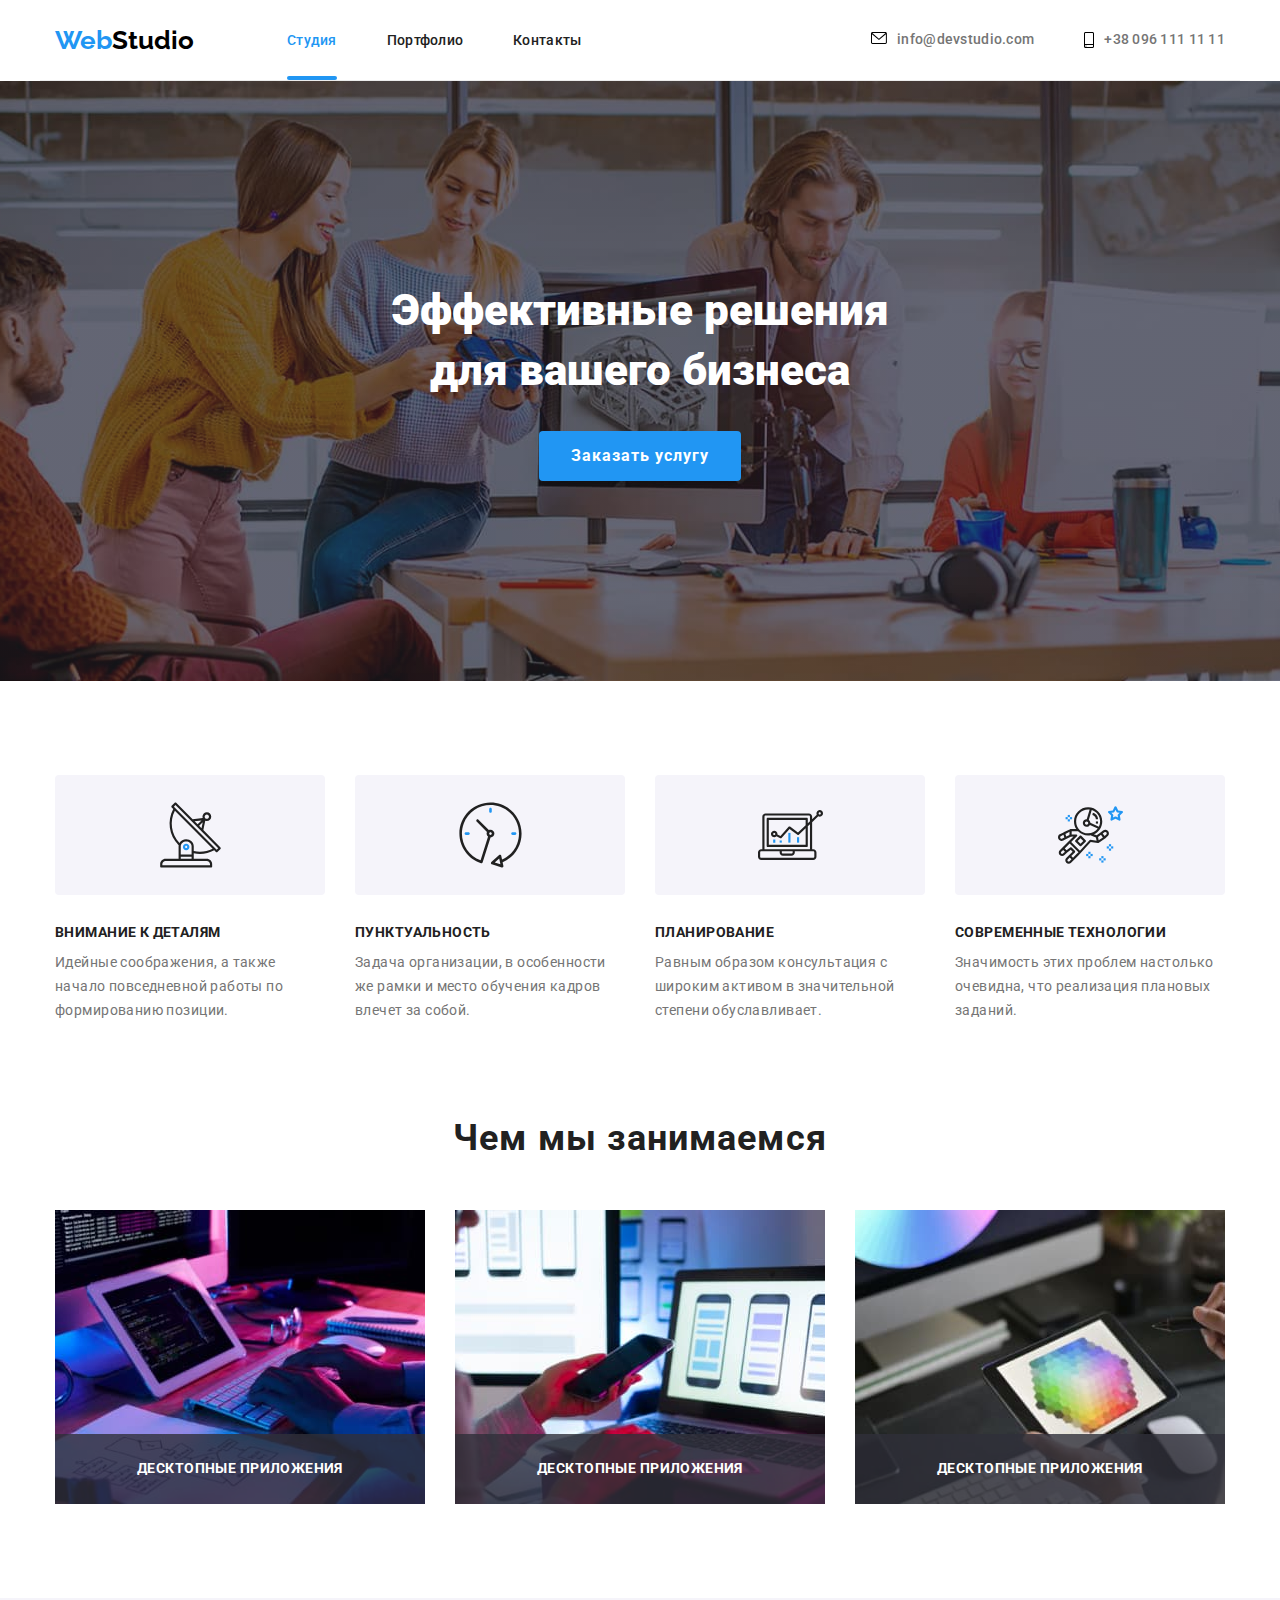
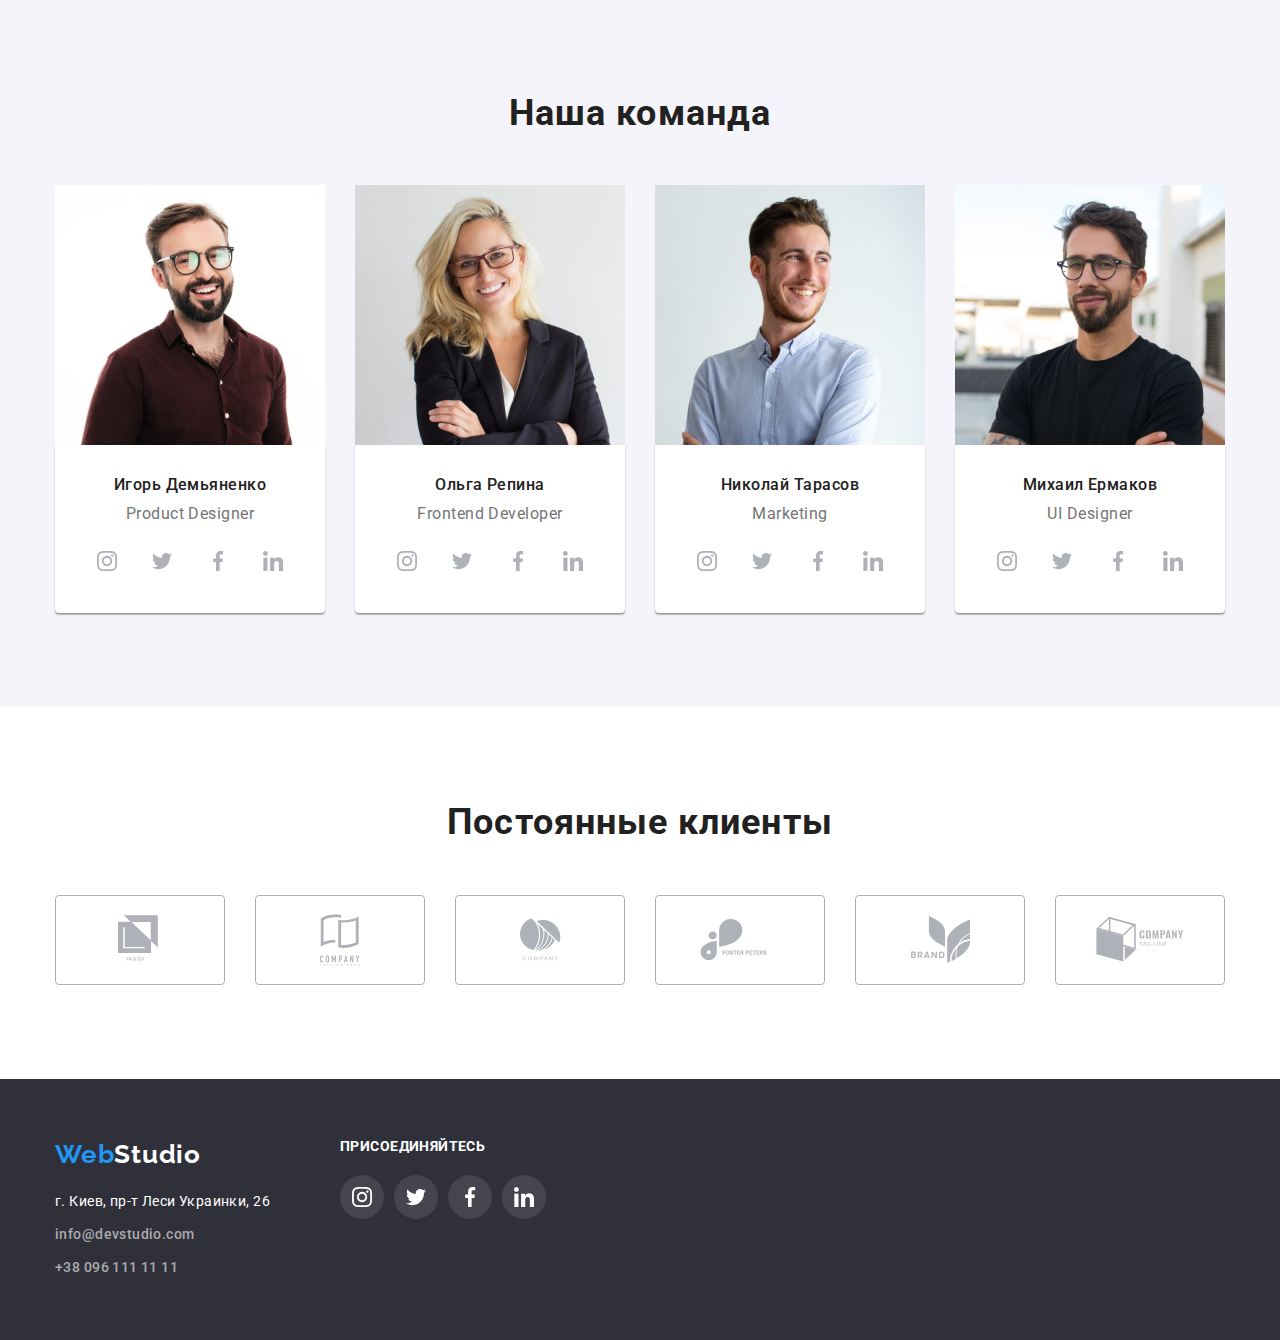
<file: index.html>
<!DOCTYPE html>
<html lang="ru">
  <head>
    <meta charset="UTF-8" />
    <meta http-equiv="X-UA-Compatible" content="IE=edge" />
    <meta name="viewport" content="width=device-width, initial-scale=1.0" />
    <title>WebStudio</title>
    <link rel="stylesheet" href="./modern-normalize.css" />
    <link rel="preconnect" href="https://fonts.gstatic.com" />
    <link rel="preconnect" href="https://fonts.gstatic.com" />
    <link
      href="https://fonts.googleapis.com/css2?family=Raleway:wght@700&family=Roboto:wght@400;500;700;900&display=swap"
      rel="stylesheet"
    />
    <link rel="stylesheet" href="./css/style.css" />
  </head>
  <body>
    <!--Шапка сайта-->
    <!-- /* ====header подчеркивание=== */ -->
    <header class="page-header">
      <div class="container">
        <nav class="header-nav">
          <a href="./index.html" class="logo link">Web<span>Studio</span></a>
          <ul class="site-nav list">
            <li class="site-nav-item active"><a href="./index.html" class="link current"> Студия </a></li>
            <li class="site-nav-item"><a href="./portfolio.html" class="link"> Портфолио </a></li>
            <li class="site-nav-item"><a href="./contacts.html" class="link"> Контакты </a></li>
          </ul>
        </nav>
        <ul class="auth-nav">
          <li class="auth-nav-item">
            <a href="mailto:" class="link current">
              <svg class="icon" width="16" height="12">
                <use href="./imeges/icons.svg#mail"></use>
              </svg>
              info@devstudio.com
            </a>
          </li>
          <li class="auth-nav-item">
            <a href="tel:" class="link">
              <svg class="icon" width="10" height="16">
                <use href="./imeges/icons.svg#tell"></use>
              </svg>
              +38 096 111 11 11
            </a>
          </li>
        </ul>
      </div>
    </header>
    <!-- Основной контейнер -->
    <main>
      <!--Главный заголовок-->
      <section class="hero-section">
        <div class="container">
          <h1 class="hero-title">
            Эффективные решения <br />
            для вашего бизнеса
          </h1>
          <button type="button" class="button primary" data-modal-open>Заказать услугу</button>
        </div>
      </section>
      <!--Описание иконок-->
      <section class="section-work">
        <div class="container">
          <ul class="section-work list">
            <li class="section-work item">
              <div class="section-work-box">
                <svg class="icon" width="65" height="70">
                  <use href="./imeges/icons.svg#antenna"></use>
                </svg>
              </div>
            </li>
            <li class="section-work item">
              <div class="section-work-box">
                <svg class="icon" width="65" height="70">
                  <use href="./imeges/icons.svg#clock"></use>
                </svg>
              </div>
            </li>
            <li class="section-work item">
              <div class="section-work-box">
                <svg class="icon" width="65" height="70">
                  <use href="./imeges/icons.svg#diagram"></use>
                </svg>
              </div>
            </li>
            <li class="section-work item">
              <div class="section-work-box">
                <svg class="icon" width="65" height="70">
                  <use href="./imeges/icons.svg#astronaut"></use>
                </svg>
              </div>
            </li>
          </ul>
          <ul class="section-work list">
            <li class="section-work item">
              <div class="box">
                <h3 class="subtitle">Внимание к деталям</h3>
                <p class="text">Идейные соображения, а также начало повседневной работы по формированию позиции.</p>
              </div>
            </li>
            <li class="section-work item">
              <div class="box">
                <h3 class="subtitle">Пунктуальность</h3>
                <p class="text">Задача организации, в особенности же рамки и место обучения кадров влечет за собой.</p>
              </div>
            </li>
            <li class="section-work item">
              <div class="box">
                <h3 class="subtitle">Планирование</h3>
                <p class="text">Равным образом консультация с широким активом в значительной степени обуславливает.</p>
              </div>
            </li>
            <li class="section-work item">
              <div class="box">
                <h3 class="subtitle">Современные технологии</h3>
                <p class="text">Значимость этих проблем настолько очевидна, что реализация плановых заданий.</p>
              </div>
            </li>
          </ul>
        </div>
      </section>
      <!-- Чем мы занимаемся  -->
      <section class="section-description">
        <div class="container">
          <h2 class="title">Чем мы занимаемся</h2>
          <ul class="description-list">
            <li class="description-list-item">
              <img src="./imeges/photo1.jpg" width="370" height="294" alt="Рабочий стол програмиста" />
              <div class="box-title">
                <p class="box-title-text">Десктопные приложения</p>
              </div>
            </li>
            <li class="description-list-item">
              <img src="./imeges/photo2.jpg" width="370" height="294" alt="Разработчик мобильных приложений" />
              <div class="box-title">
                <p class="box-title-text">Десктопные приложения</p>
              </div>
            </li>
            <li class="description-list-item">
              <img src="./imeges/photo3.jpg" width="370" height="294" alt="Веб-дизайнер с планшетом" />
              <div class="box-title">
                <p class="box-title-text">Десктопные приложения</p>
              </div>
            </li>
          </ul>
        </div>
      </section>
      <!--Наша команда-->
      <section class="section-teem">
        <div class="container">
          <h2 class="title">Наша команда</h2>
          <ul class="teem-list">
            <li class="teem-list-item">
              <img class="img" src="./imeges/igor.jpg" width="270" height="260" alt="Игорь Демьяненко" />
              <div class="teem-list-wrapper">
                <h3 class="subtitle">Игорь Демьяненко</h3>
                <p class="text">Product Designer</p>
                <ul class="list">
                  <li class="item">
                    <a href="https://www.instagram.com/?hl=ru" class="link">
                      <svg class="icon" width="20" height="20">
                        <use href="./imeges/icons.svg#instagram"></use>
                      </svg>
                    </a>
                  </li>
                  <li class="item">
                    <a href="https://twitter.com/?lang=ru" class="link">
                      <svg class="icon" width="20" height="20">
                        <use href="./imeges/icons.svg#twitter"></use>
                      </svg>
                    </a>
                  </li>
                  <li class="item">
                    <a href="https://www.facebook.com/profile.php?id=100006098501438" class="link">
                      <svg class="icon" width="20" height="20">
                        <use href="./imeges/icons.svg#facebook"></use>
                      </svg>
                    </a>
                  </li>
                  <li class="item">
                    <a href="https://www.linkedin.com/learning?trk=homepage-learning_nav-header-logo" class="link">
                      <svg class="icon" width="20" height="20">
                        <use href="./imeges/icons.svg#linkedin"></use>
                      </svg>
                    </a>
                  </li>
                </ul>
              </div>
            </li>
            <li class="teem-list-item">
              <img class="img" src="./imeges/olga.jpg" width="270" height="260" alt="Ольга Репина" />
              <div class="teem-list-wrapper">
                <h3 class="subtitle">Ольга Репина</h3>
                <p class="text">Frontend Developer</p>
                <ul class="list">
                  <li class="item">
                    <a href="" class="link">
                      <svg class="icon" width="20" height="20">
                        <use href="./imeges/icons.svg#instagram"></use>
                      </svg>
                    </a>
                  </li>
                  <li class="item">
                    <a href="" class="link">
                      <svg class="icon" width="20" height="20">
                        <use href="./imeges/icons.svg#twitter"></use>
                      </svg>
                    </a>
                  </li>
                  <li class="item">
                    <a href="" class="link">
                      <svg class="icon" width="20" height="20">
                        <use href="./imeges/icons.svg#facebook"></use>
                      </svg>
                    </a>
                  </li>
                  <li class="item">
                    <a href="" class="link">
                      <svg class="icon" width="20" height="20">
                        <use href="./imeges/icons.svg#linkedin"></use>
                      </svg>
                    </a>
                  </li>
                </ul>
              </div>
            </li>
            <li class="teem-list-item">
              <img class="img" src="./imeges/nickolay.jpg" width="270" height="260" alt="Николай Тарасов" />
              <div class="teem-list-wrapper">
                <h3 class="subtitle">Николай Тарасов</h3>
                <p class="text">Marketing</p>
                <ul class="list">
                  <li class="item">
                    <a href="" class="link">
                      <svg class="icon" width="20" height="20">
                        <use href="./imeges/icons.svg#instagram"></use>
                      </svg>
                    </a>
                  </li>
                  <li class="item">
                    <a href="" class="link">
                      <svg class="icon" width="20" height="20">
                        <use href="./imeges/icons.svg#twitter"></use>
                      </svg>
                    </a>
                  </li>
                  <li class="item">
                    <a href="" class="link">
                      <svg class="icon" width="20" height="20">
                        <use href="./imeges/icons.svg#facebook"></use>
                      </svg>
                    </a>
                  </li>
                  <li class="item">
                    <a href="" class="link">
                      <svg class="icon" width="20" height="20">
                        <use href="./imeges/icons.svg#linkedin"></use>
                      </svg>
                    </a>
                  </li>
                </ul>
              </div>
            </li>
            <li class="teem-list-item">
              <img class="img" src="./imeges/misha.jpg" width="270" height="260" alt="Михаил Ермаков" />
              <div class="teem-list-wrapper">
                <h3 class="subtitle">Михаил Ермаков</h3>
                <p class="text">UI Designer</p>
                <ul class="list">
                  <li class="item">
                    <a href="" class="link">
                      <svg class="icon" width="20" height="20">
                        <use href="./imeges/icons.svg#instagram"></use>
                      </svg>
                    </a>
                  </li>
                  <li class="item">
                    <a href="" class="link">
                      <svg class="icon" width="20" height="20">
                        <use href="./imeges/icons.svg#twitter"></use>
                      </svg>
                    </a>
                  </li>
                  <li class="item">
                    <a href="" class="link">
                      <svg class="icon" width="20" height="20">
                        <use href="./imeges/icons.svg#facebook"></use>
                      </svg>
                    </a>
                  </li>
                  <li class="item">
                    <a href="" class="link">
                      <svg class="icon" width="20" height="20">
                        <use href="./imeges/icons.svg#linkedin"></use>
                      </svg>
                    </a>
                  </li>
                </ul>
              </div>
            </li>
          </ul>
        </div>
      </section>
      <!-- Постоянные клиенты -->
      <section class="section-clients">
        <div class="container">
          <h2 class="title">Постоянные клиенты</h2>
          <ul class="list">
            <li class="item">
              <a href="" class="link">
                <svg class="icon" width="44" height="49">
                  <use href="./imeges/icons.svg#logo1"></use>
                </svg>
              </a>
            </li>
            <li class="item">
              <a href="" class="link">
                <svg class="icon" width="40" height="52">
                  <use href="./imeges/icons.svg#logo2"></use>
                </svg>
              </a>
            </li>
            <li class="item">
              <a href="" class="link">
                <svg class="icon" width="41" height="43">
                  <use href="./imeges/icons.svg#logo3"></use>
                </svg>
              </a>
            </li>
            <li class="item">
              <a href="" class="link">
                <svg class="icon" width="80" height="42">
                  <use href="./imeges/icons.svg#logo4"></use>
                </svg>
              </a>
            </li>
            <li class="item">
              <a href="" class="link">
                <svg class="icon" width="59" height="47">
                  <use href="./imeges/icons.svg#logo5"></use>
                </svg>
              </a>
            </li>
            <li class="item">
              <a href="" class="link">
                <svg class="icon" width="88" height="45">
                  <use href="./imeges/icons.svg#logo6"></use>
                </svg>
              </a>
            </li>
          </ul>
        </div>
      </section>
    </main>
    <!-- Футер -->
    <footer class="page-footer">
      <div class="container">
        <div class="address-box">
          <a href="./index.html" class="logo link">Web<span>Studio</span></a>
          <address class="address-footer">г. Киев, пр-т Леси Украинки, 26</address>
          <ul class="auth-nav-footer list">
            <li class="auth-nav item"><a href="mailto:" class="link"> info@devstudio.com </a></li>
            <li class="auth-nav item"><a href="tel:" class="link"> +38 096 111 11 11 </a></li>
          </ul>
        </div>
        <div class="link-box">
          <p class="text">присоединяйтесь</p>
          <ul class="list">
            <li class="item">
              <a href="" class="link">
                <svg class="icon" width="20" height="20">
                  <use href="./imeges/icons.svg#instagram"></use>
                </svg>
              </a>
            </li>
            <li class="item">
              <a href="" class="link">
                <svg class="icon" width="20" height="20">
                  <use href="./imeges/icons.svg#twitter"></use>
                </svg>
              </a>
            </li>
            <li class="item">
              <a href="" class="link">
                <svg class="icon" width="20" height="20">
                  <use href="./imeges/icons.svg#facebook"></use>
                </svg>
              </a>
            </li>
            <li class="item">
              <a href="" class="link">
                <svg class="icon" width="20" height="20">
                  <use href="./imeges/icons.svg#linkedin"></use>
                </svg>
              </a>
            </li>
          </ul>
        </div>
      </div>
    </footer>
    <!-- =======АНИМАЦИЯ КНОПКИ===== -->
    <div class="backdrop is-hidden" data-modal>
      <div class="modal">
        <button type="buttton" class="modal-close-btn" data-modal-close>
          <svg class="icon" width="18" height="18">
            <use href="./svg/sprite.svg#icon-close-black-18dp-2-1"></use>
          </svg>
        </button>
      </div>
    </div>
    <script src="./js/modal.js"></script>
  </body>
</html>
</file>
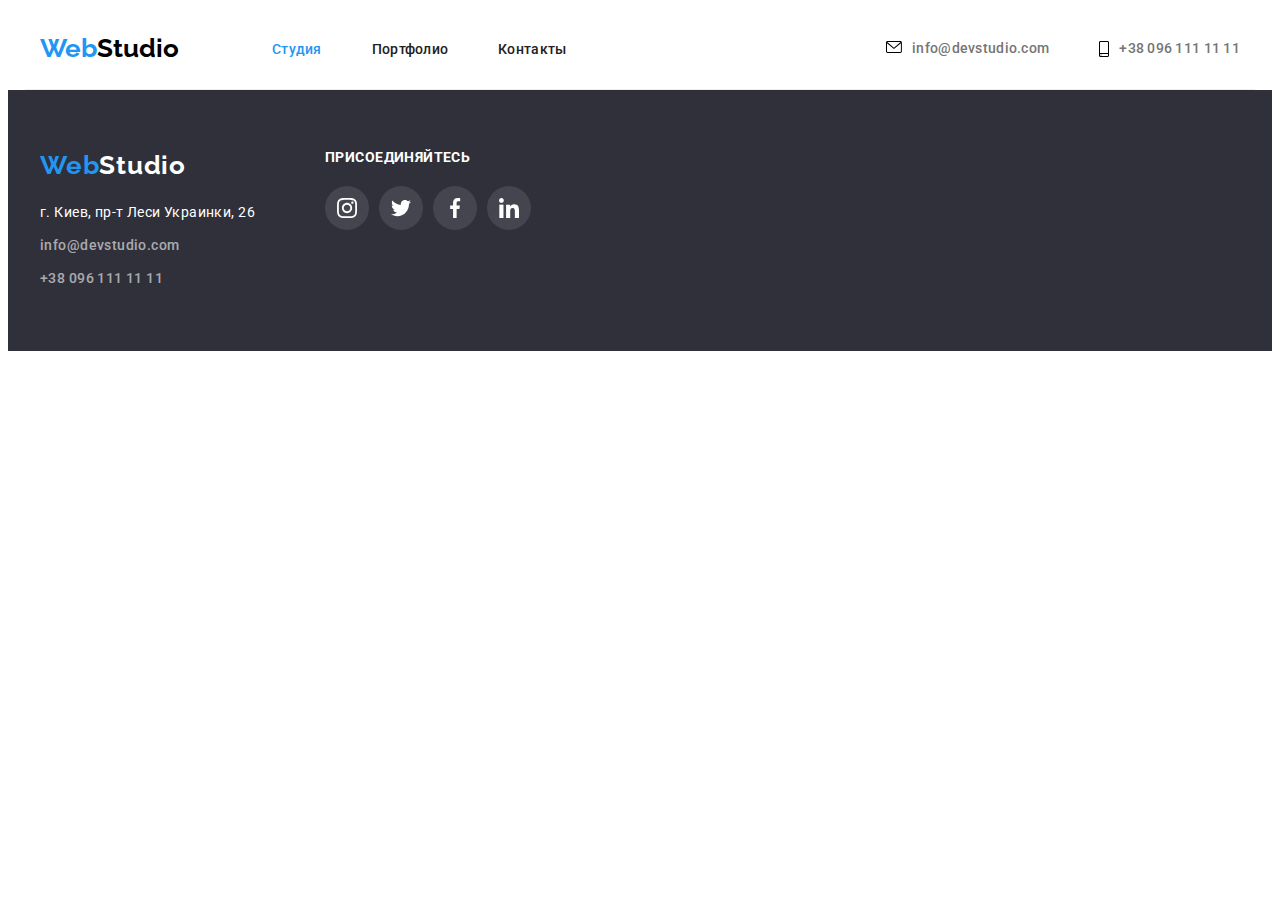
<file: contacts.html>
<!DOCTYPE html>
<html lang="ru">
  <head>
    <meta charset="UTF-8" />
    <meta http-equiv="X-UA-Compatible" content="IE=edge" />
    <meta name="viewport" content="width=device-width, initial-scale=1.0" />
    <title>WebStudio</title>
    <link
      rel="stylesheet"
      href="https://cdnjs.cloudflare.com/ajax/libs/modern-normalize/1.0.0/modern-normalize.min.css"
      integrity="sha512-ISS7cAi1PEhQ8jnbJpJZMd29NlhNj4AWYyLOSp2CE/CsHxTCu+r+t0D2yoJudVrd0/8fTVPUVDzY5Tvli75u/g=="
      crossorigin="anonymous"
    />
    <link rel="preconnect" href="https://fonts.gstatic.com" />
    <link rel="preconnect" href="https://fonts.gstatic.com" />
    <link
      href="https://fonts.googleapis.com/css2?family=Raleway:wght@700&family=Roboto:wght@400;500;700;900&display=swap"
      rel="stylesheet"
    />
    <link rel="stylesheet" href="./css/style.css" />
  </head>
  <body>
    <!--Шапка сайта-->
    <header class="page-header">
      <div class="container">
        <nav class="header-nav">
          <a href="./index.html" class="logo link">Web<span>Studio</span></a>
          <ul class="site-nav list">
            <li class="site-nav-item"><a href="./index.html" class="link current"> Студия </a></li>
            <li class="site-nav-item"><a href="./portfolio.html" class="link"> Портфолио </a></li>
            <li class="site-nav-item"><a href="./contacts.html" class="link"> Контакты </a></li>
          </ul>
        </nav>
        <ul class="auth-nav">
          <li class="auth-nav-item">
            <a href="mailto:" class="link current">
              <svg class="icon" width="16" height="12">
                <use href="./imeges/icons.svg#mail"></use>
              </svg>
              info@devstudio.com
            </a>
          </li>
          <li class="auth-nav-item">
            <a href="tel:" class="link">
              <svg class="icon" width="10" height="16">
                <use href="./imeges/icons.svg#tell"></use>
              </svg>
              +38 096 111 11 11
            </a>
          </li>
        </ul>
      </div>
    </header>
    <footer class="page-footer">
      <div class="container">
        <div class="address-box">
          <a href="./index.html" class="logo link">Web<span>Studio</span></a>
          <address class="address-footer">г. Киев, пр-т Леси Украинки, 26</address>
          <ul class="auth-nav-footer list">
            <li class="auth-nav item"><a href="mailto:" class="link"> info@devstudio.com </a></li>
            <li class="auth-nav item"><a href="tel:" class="link"> +38 096 111 11 11 </a></li>
          </ul>
        </div>
        <div class="link-box">
          <p class="text">присоединяйтесь</p>
          <ul class="list">
            <li class="item">
              <a href="" class="link">
                <svg class="icon" width="20" height="20">
                  <use href="./imeges/icons.svg#instagram"></use>
                </svg>
              </a>
            </li>
            <li class="item">
              <a href="" class="link">
                <svg class="icon" width="20" height="20">
                  <use href="./imeges/icons.svg#twitter"></use>
                </svg>
              </a>
            </li>
            <li class="item">
              <a href="" class="link">
                <svg class="icon" width="20" height="20">
                  <use href="./imeges/icons.svg#facebook"></use>
                </svg>
              </a>
            </li>
            <li class="item">
              <a href="" class="link">
                <svg class="icon" width="20" height="20">
                  <use href="./imeges/icons.svg#linkedin"></use>
                </svg>
              </a>
            </li>
          </ul>
        </div>
      </div>
    </footer>
  </body>
</html>
</file>
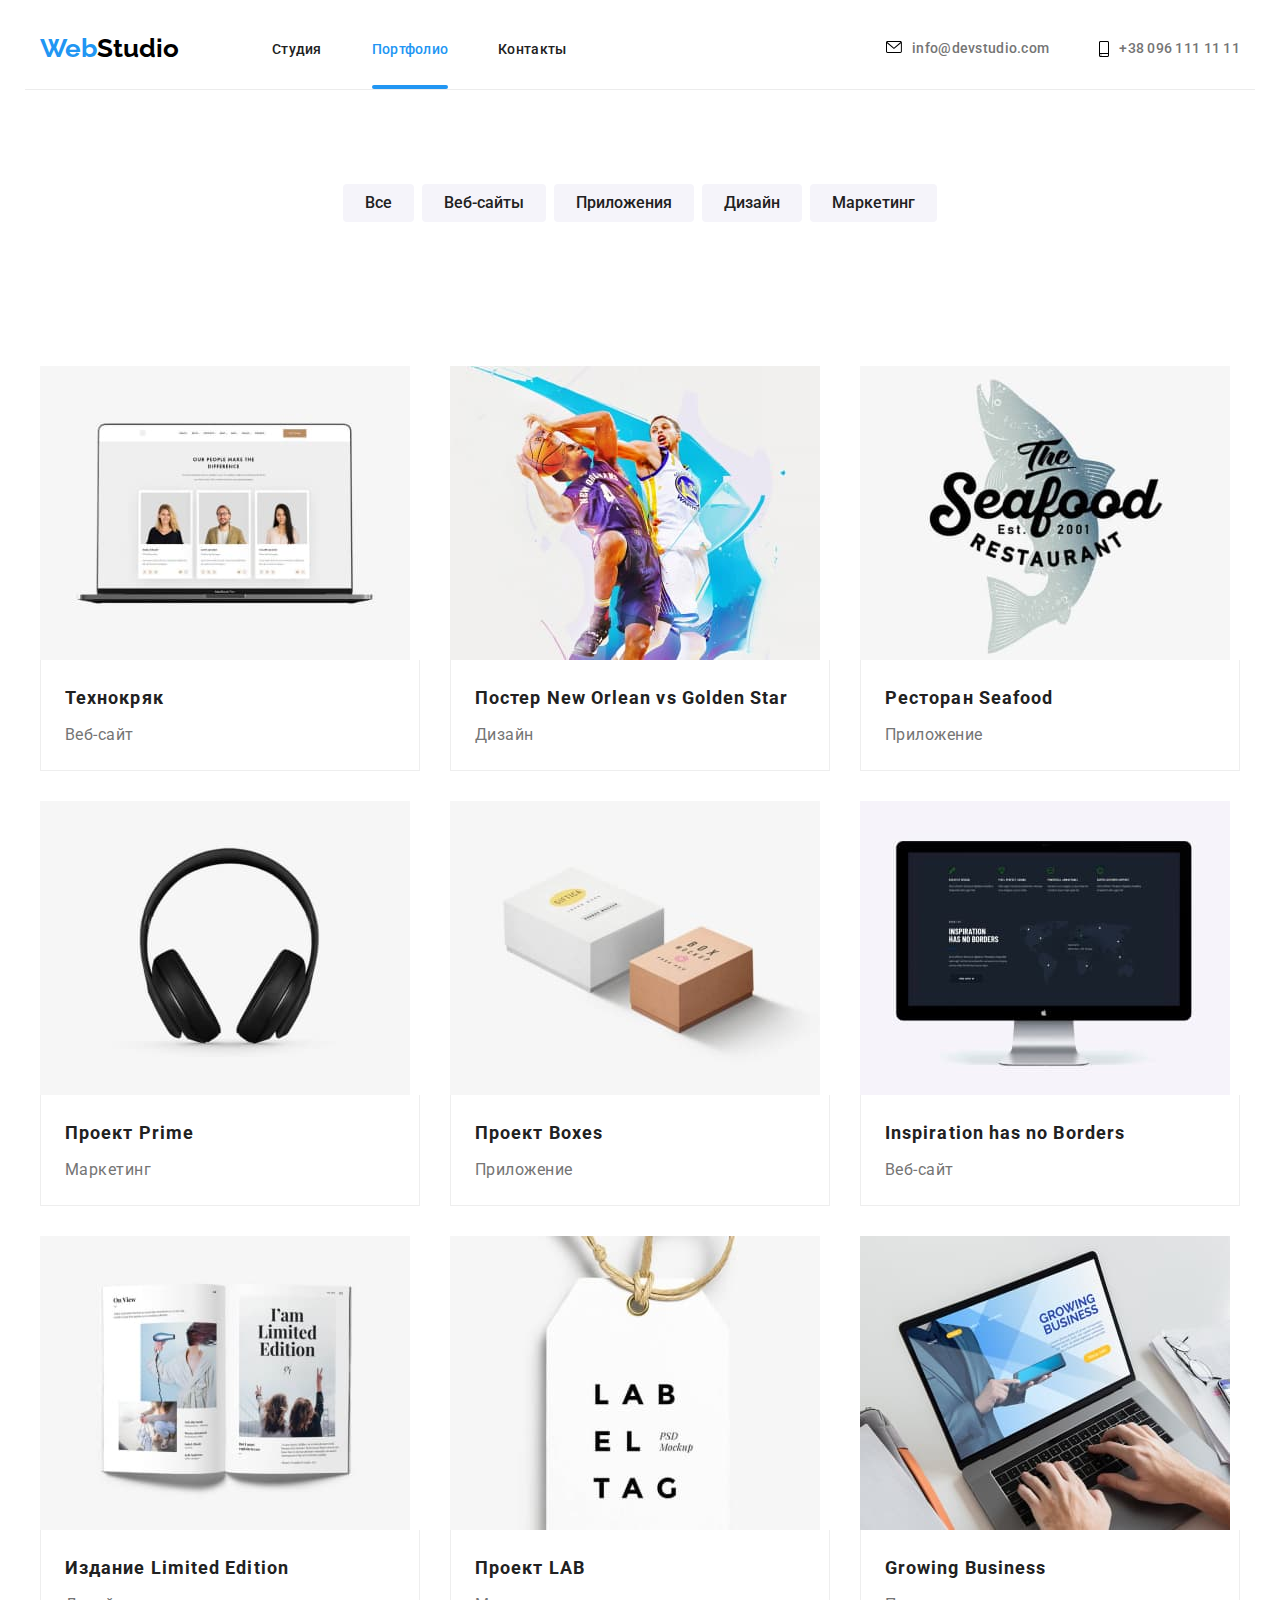
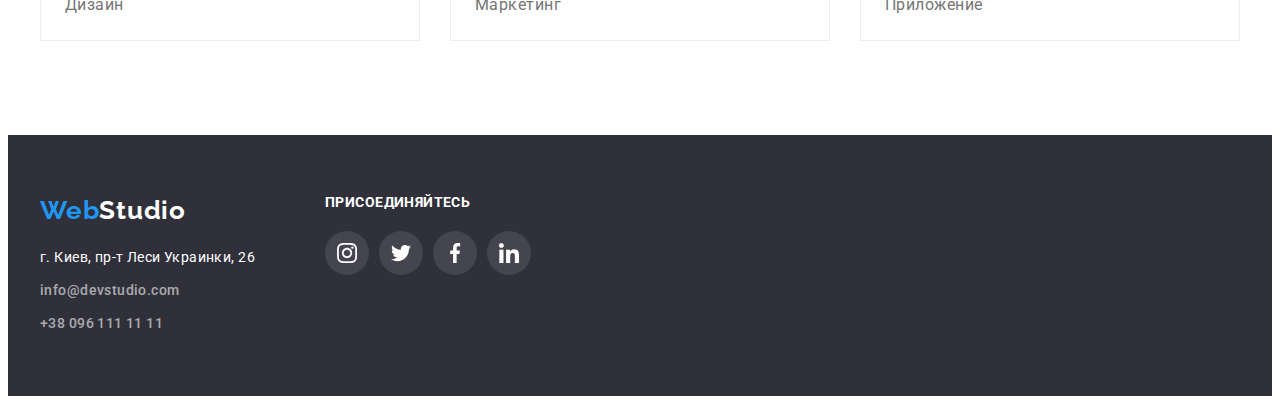
<file: portfolio.html>
<!DOCTYPE html>
<html lang="ru">
  <head>
    <meta charset="UTF-8" />
    <meta http-equiv="X-UA-Compatible" content="IE=edge" />
    <meta name="viewport" content="width=device-width, initial-scale=1.0" />
    <title>WebStudio</title>
    <link
      rel="stylesheet"
      href="https://cdnjs.cloudflare.com/ajax/libs/modern-normalize/1.0.0/modern-normalize.min.css"
      integrity="sha512-ISS7cAi1PEhQ8jnbJpJZMd29NlhNj4AWYyLOSp2CE/CsHxTCu+r+t0D2yoJudVrd0/8fTVPUVDzY5Tvli75u/g=="
      crossorigin="anonymous"
    />
    <link rel="preconnect" href="https://fonts.gstatic.com" />
    <link rel="preconnect" href="https://fonts.gstatic.com" />
    <link
      href="https://fonts.googleapis.com/css2?family=Raleway:wght@700&family=Roboto:wght@400;500;700;900&display=swap"
      rel="stylesheet"
    />
    <link rel="stylesheet" href="./css/style.css" />
  </head>
  <body>
    <!--Шапка сайта-->
    <header class="page-header">
      <div class="container">
        <nav class="header-nav">
          <a href="./index.html" class="logo link">Web<span>Studio</span></a>
          <ul class="site-nav list">
            <li class="site-nav-item"><a href="./index.html" class="link"> Студия </a></li>
            <li class="site-nav-item active"><a href="./portfolio.html" class="link current"> Портфолио </a></li>
            <li class="site-nav-item"><a href="./contacts.html" class="link"> Контакты </a></li>
          </ul>
        </nav>
        <ul class="auth-nav">
          <li class="auth-nav-item">
            <a href="mailto:" class="link current">
              <svg class="icon" width="16" height="12">
                <use href="./imeges/icons.svg#mail"></use>
              </svg>
              info@devstudio.com
            </a>
          </li>
          <li class="auth-nav-item">
            <a href="tel:" class="link">
              <svg class="icon" width="10" height="16">
                <use href="./imeges/icons.svg#tell"></use>
              </svg>
              +38 096 111 11 11
            </a>
          </li>
        </ul>
      </div>
    </header>
    <!-- Секция портфолио  -->
    <main class="portfolio">
      <!-- Фильтр портфолио -->
      <section class="portfolio-filter">
        <div class="container">
          <h2 class="visually-hidden">Фильтр портфолио</h2>
          <!-- скрыть h2 на отображении веб-страницы -->
          <ul class="portfolio-filter-list">
            <li class="portfolio-filter-list-item">
              <button type="button" class="button secondary">Все</button>
            </li>
            <li class="portfolio-filter-list-item">
              <button type="button" class="button secondary">Веб-сайты</button>
            </li>
            <li class="portfolio-filter-list-item">
              <button type="button" class="button secondary">Приложения</button>
            </li>
            <li class="portfolio-filter-list-item">
              <button type="button" class="button secondary">Дизайн</button>
            </li>
            <li class="portfolio-filter-list-item">
              <button type="button" class="button secondary">Маркетинг</button>
            </li>
          </ul>
        </div>
      </section>
      <!-- Карточки -->
      <section class="portfolio-work">
        <div class="container">
          <ul class="portfolio-work-list">
            <li class="portfolio-work-list-item">
              <a class="link" href="">
                <div class="wrapper">
                  <img class="img" src="./imeges/portfolio1.jpg" alt="Ноутбук" />
                  <div class="portfolio-work-wrapper">
                    <p class="text-animal">
                      Технокряк это современная площадка распространения коронавируса. Компании используют эту платформу
                      для цифрового шпионажа и атак на защищённые сервера конкурентов.
                    </p>
                  </div>
                </div>
                <div class="line">
                  <h3 class="subtitle">Технокряк</h3>
                  <p class="text">Веб-сайт</p>
                </div>
              </a>
            </li>
            <li class="portfolio-work-list-item">
              <a class="link" href="">
                <div class="wrapper">
                  <img class="img" src="./imeges/portfolio2.jpg" alt="Ноутбук" />
                  <div class="portfolio-work-wrapper">
                    <p class="text-animal">
                      Технокряк это современная площадка распространения коронавируса. Компании используют эту платформу
                      для цифрового шпионажа и атак на защищённые сервера конкурентов.
                    </p>
                  </div>
                </div>
                <div class="line">
                  <h3 class="subtitle">Постер New Orlean vs Golden Star</h3>
                  <p class="text">Дизайн</p>
                </div>
              </a>
            </li>
            <li class="portfolio-work-list-item">
              <a class="link" href="">
                <div class="wrapper">
                  <img class="img" src="./imeges/portfolio3.jpg" alt="Ноутбук" />
                  <div class="portfolio-work-wrapper">
                    <p class="text-animal">
                      Технокряк это современная площадка распространения коронавируса. Компании используют эту платформу
                      для цифрового шпионажа и атак на защищённые сервера конкурентов.
                    </p>
                  </div>
                </div>
                <div class="line">
                  <h3 class="subtitle">Ресторан Seafood</h3>
                  <p class="text">Приложение</p>
                </div>
              </a>
            </li>
            <li class="portfolio-work-list-item">
              <a class="link" href="">
                <div class="wrapper">
                  <img class="img" src="./imeges/portfolio4.jpg" alt="Ноутбук" />
                  <div class="portfolio-work-wrapper">
                    <p class="text-animal">
                      Технокряк это современная площадка распространения коронавируса. Компании используют эту платформу
                      для цифрового шпионажа и атак на защищённые сервера конкурентов.
                    </p>
                  </div>
                </div>
                <div class="line">
                  <h3 class="subtitle">Проект Prime</h3>
                  <p class="text">Маркетинг</p>
                </div>
              </a>
            </li>
            <li class="portfolio-work-list-item">
              <a class="link" href="">
                <div class="wrapper">
                  <img class="img" src="./imeges/portfolio5.jpg" alt="Ноутбук" />
                  <div class="portfolio-work-wrapper">
                    <p class="text-animal">
                      Технокряк это современная площадка распространения коронавируса. Компании используют эту платформу
                      для цифрового шпионажа и атак на защищённые сервера конкурентов.
                    </p>
                  </div>
                </div>
                <div class="line">
                  <h3 class="subtitle">Проект Boxes</h3>
                  <p class="text">Приложение</p>
                </div>
              </a>
            </li>
            <li class="portfolio-work-list-item">
              <a class="link" href="">
                <div class="wrapper">
                  <img class="img" src="./imeges/portfolio6.jpg" alt="Ноутбук" />
                  <div class="portfolio-work-wrapper">
                    <p class="text-animal">
                      Технокряк это современная площадка распространения коронавируса. Компании используют эту платформу
                      для цифрового шпионажа и атак на защищённые сервера конкурентов.
                    </p>
                  </div>
                </div>
                <div class="line">
                  <h3 class="subtitle">Inspiration has no Borders</h3>
                  <p class="text">Веб-сайт</p>
                </div>
              </a>
            </li>
            <li class="portfolio-work-list-item">
              <a class="link" href="">
                <div class="wrapper">
                  <img class="img" src="./imeges/portfolio7.jpg" alt="Ноутбук" />
                  <div class="portfolio-work-wrapper">
                    <p class="text-animal">
                      Технокряк это современная площадка распространения коронавируса. Компании используют эту платформу
                      для цифрового шпионажа и атак на защищённые сервера конкурентов.
                    </p>
                  </div>
                </div>
                <div class="line">
                  <h3 class="subtitle">Издание Limited Edition</h3>
                  <p class="text">Дизайн</p>
                </div>
              </a>
            </li>
            <li class="portfolio-work-list-item">
              <a class="link" href="">
                <div class="wrapper">
                  <img class="img" src="./imeges/portfolio8.jpg" alt="Ноутбук" />
                  <div class="portfolio-work-wrapper">
                    <p class="text-animal">
                      Технокряк это современная площадка распространения коронавируса. Компании используют эту платформу
                      для цифрового шпионажа и атак на защищённые сервера конкурентов.
                    </p>
                  </div>
                </div>
                <div class="line">
                  <h3 class="subtitle">Проект LAB</h3>
                  <p class="text">Маркетинг</p>
                </div>
              </a>
            </li>
            <li class="portfolio-work-list-item">
              <a class="link" href="">
                <div class="wrapper">
                  <img class="img" src="./imeges/portfolio9.jpg" alt="Ноутбук" />
                  <div class="portfolio-work-wrapper">
                    <p class="text-animal">
                      Технокряк это современная площадка распространения коронавируса. Компании используют эту платформу
                      для цифрового шпионажа и атак на защищённые сервера конкурентов.
                    </p>
                  </div>
                </div>
                <div class="line">
                  <h3 class="subtitle">Growing Business</h3>
                  <p class="text">Приложение</p>
                </div>
              </a>
            </li>
          </ul>
        </div>
      </section>
    </main>
    <!-- Футер -->
    <footer class="page-footer">
      <div class="container">
        <div class="address-box">
          <a href="./index.html" class="logo link">Web<span>Studio</span></a>
          <address class="address-footer">г. Киев, пр-т Леси Украинки, 26</address>
          <ul class="auth-nav-footer list">
            <li class="auth-nav item"><a href="mailto:" class="link"> info@devstudio.com </a></li>
            <li class="auth-nav item"><a href="tel:" class="link"> +38 096 111 11 11 </a></li>
          </ul>
        </div>
        <div class="link-box">
          <p class="text">присоединяйтесь</p>
          <ul class="list">
            <li class="item">
              <a href="" class="link">
                <svg class="icon" width="20" height="20">
                  <use href="./imeges/icons.svg#instagram"></use>
                </svg>
              </a>
            </li>
            <li class="item">
              <a href="" class="link">
                <svg class="icon" width="20" height="20">
                  <use href="./imeges/icons.svg#twitter"></use>
                </svg>
              </a>
            </li>
            <li class="item">
              <a href="" class="link">
                <svg class="icon" width="20" height="20">
                  <use href="./imeges/icons.svg#facebook"></use>
                </svg>
              </a>
            </li>
            <li class="item">
              <a href="" class="link">
                <svg class="icon" width="20" height="20">
                  <use href="./imeges/icons.svg#linkedin"></use>
                </svg>
              </a>
            </li>
          </ul>
        </div>
      </div>
    </footer>
  </body>
</html>
</file>
<file: css/style.css>
:root {
  --primery-color-text: #757575;
  --title-text-color: #212121;
  --link-color: #212121;
  --bg-link-color: #f5f4fa;
  --hover-link-color: #ffffff;
  --bg-hover-link-color: #2196f3;
  --accent-color: #2196f3;
}

/* общие стили */
body {
  background-color: #ffffff;
  color: var(--primery-color-text);
  font-family: 'Roboto', sans-serif;
  font-style: normal;
}

h1,
h2,
h3,
h4,
h5,
h6,
p {
  margin: 0;
}

ul,
ol {
  margin: 0;
  padding: 0;
}

.link {
  text-decoration: none;
}

.list {
  list-style: none;
}

img {
  display: block;
}

button {
  cursor: pointer;
  font-family: inherit;
  color: var(--link-color);
  background: var(--bg-link-color);
  font-family: 'Roboto', sans-serif;
  border: 0px;
}

li {
  list-style: none;
}

a:hover {
  text-decoration: none;
}

.container {
  width: 1200px;
  margin: 0 auto;
  padding: 0 15px;
}

.visually-hidden {
  position: absolute !important;
  clip: rect(1px 1px 1px 1px);
  clip: rect(1px, 1px, 1px, 1px);
  padding: 0 !important;
  border: 0 !important;
  height: 1px !important;
  width: 1px !important;
  overflow: hidden;
}

/* =============header====== */
.page-header .container {
  display: flex;
  justify-content: space-between;
  align-items: center;
  /* padding-top: 24px;
  padding-bottom: 24px; */
  border-bottom: 1px solid #ECECEC;
}

.auth-nav .icon {
  display: flex;
  margin-right: 10px;
}

.auth-nav .link {
  display: flex;
}

.container .header-nav {
  display: flex;
  align-items: center;
}

.auth-nav .auth-nav-item {
  display: flex;
}

.site-nav-item:not(:last-child) {
  margin-right: 50px;
}

.auth-nav-item:not(:first-child) {
  margin-left: 50px;
}

.page-header .header-nav {
  display: flex;
}

.page-header .site-nav {
  display: flex;
}

.page-header .auth-nav  {
  display: flex;
}
.site-nav-item {
  position: relative;
  padding: 31px 0;
}
/* ====header подчеркивание=== */
.site-nav-item.active::after {
  content: "";
  position: absolute;
  bottom: 0;
  /* top: 100%; */
  left: 0;
  width: 100%;
  height: 4px;
  background-color: #2196f3;
  border-radius: 4px;
}


.page-header .logo {
  color: #2196f3;
  font-family: "Raleway", sans-serif;
  font-weight: bold;
  font-size: 26px;
  line-height: 1.19;
  margin-right: 93px;
}

.page-header .logo span {
  color: black;
  font-family: "Raleway", sans-serif;
}

.site-nav .link {
  color: var(--link-color);
  font-weight: 500;
  font-size: 14px;
  line-height: 1.06;
  letter-spacing: 0.02em;
}

.site-nav .link:hover,
.site-nav .link:focus {
  color: var(--accent-color);
}

.site-nav .link.current {
  color: var(--accent-color);
}

.auth-nav .link {
  color: #757575;
  font-weight: 500;
  font-size: 14px;
  line-height: 1.06;
  letter-spacing: 0.02em;
}

.auth-nav .link:hover,
.auth-nav .link:focus {
  color: var(--accent-color);
}

.auth-nav .link:hover,
.auth-nav .link:focus {
  fill: var(--accent-color);
}

/* ===========Футер====== */
.page-footer {
  background: #2f303a;
}

.page-footer .container {
  display: flex;
  padding-top: 60px;
  padding-bottom: 60px;
}

.page-footer .address-box {
  margin-right: 70px;
}

.link-box .list {
  display: flex;
}


.link-box .link {
  display: flex;
  display: flex;
  width: 44px;
  height: 44px;
  justify-content: center;
  align-items: center;
  background-color: rgba(255, 255, 255, 0.1);
  border-radius: 50%;
  transition: all 250ms cubic-bezier(0.4, 0, 0.2, 1);
}

.link-box .link:hover,
.link-box .link:focus {
  background-color: var(--accent-color);
}

.link-box .icon {
  fill: #FFFFFF;
  }

.link-box .item:not(:last-child) {
  margin-right: 10px;
}

.link-box .text {
  font-weight: bold;
  font-size: 14px;
  line-height: 1.14;
  letter-spacing: 0.03em;
  text-transform: uppercase;
  color: #FFFFFF;
  margin-bottom: 20px;
}

.page-footer .auth-nav.item:not(:last-child) {
  margin-bottom: 9px;
}

.page-footer .address-footer {
  font-style: normal;
  font-size: 14px;
  line-height: 1.71;
  letter-spacing: 0.03em;
  color: #ffffff;
  margin-bottom: 9px;
}

.page-footer .link {
  font-size: 14px;
  line-height: 1.71;
  letter-spacing: 0.03em;
  color: rgba(255, 255, 255, 0.6);
}

.auth-nav-footer .link:hover,
.auth-nav-footer .link:focus {
  color: var(--accent-color);
}

.page-footer .logo {
  display: block;
  font-family: "Raleway",
  sans-serif;
  font-weight: bold;
  font-size: 26px;
  line-height: 1.2;
  letter-spacing: 0.03em;
  color: #2196f3;
  margin-bottom: 20px;
}

.page-footer span {
  color: #ffffff;
  font-family: "Raleway", sans-serif;
}

/* ====Основной контент студия=====*/

/* ======Главный заголовок =======*/
.hero-section {
  background-color: #2f303a;
  background-image:linear-gradient(rgba(47, 48, 58, 0.4),
  rgba(47, 48, 58, 0.4)), url("../imeges/bg-hero.jpg");
  background-repeat: no-repeat;
  background-position: center;
}

.hero-section .container {
  padding-top: 200px;
  padding-bottom: 200px;
}

.container .button.primary {
  display: block;
  margin-top: 30px;
  margin-left: auto;
  margin-right: auto;
}

.hero-section .hero-title {
  font-style: normal;
  font-weight: 900;
  font-size: 44px;
  line-height: 1.36;
  text-align: center;
  color: #ffffff;
}

.button.primary {
  font-family: "Roboto", sans-serif;
  font-style: normal;
  font-weight: 700;
  font-size: 16px;
  line-height: 1.87;
  letter-spacing: 0.06em;
  color: var(--hover-link-color);
  background: var(--accent-color);
  box-shadow: 0px 4px 4px rgba(0, 0, 0, 0.15);
  border: 0px;
  border-radius: 4px;
  padding: 10px 32px;
  transition: all 250ms cubic-bezier(0.4, 0, 0.2, 1);
}
/* =======Главный заголовок =======*/



/* =====Описание деятельности======== */
.section-work .section-work-box {
  display: flex;
  justify-content:center;
  align-items: center;
  width: 270px;
  height: 120px;
  background: #F5F4FA;
  border-radius: 4px;
  margin-bottom: 30px;
}
.section-work .container {
  padding-bottom: 94px;
  padding-top: 94px;
}

.section-work .section-work.list {
  display: flex;
  justify-content:space-between;
  align-items: center;
}

.section-work .section-work.item {
  width: 270px;
}

.section-work .subtitle {
  font-weight: 700;
  font-size: 14px;
  line-height: 1.14;
  letter-spacing: 0.03em;
  text-transform: uppercase;
  color: var(--title-text-color);
  margin-bottom: 10px;
}

.section-work .text {
  font-size: 14px;
  line-height: 1.71;
  letter-spacing: 0.03em;
  color: var(--primery-color-text);
}
/* =======Описание иконок========= */



/* ============Чем мы занимаемся====== */
/* ========анимацмя =========== */
.box-title {
  position: absolute;
  padding: 27px 0;
  color: #FFFFFF;
  background: rgba(47, 48, 58, 0.8);
  width: 100%;
  bottom: 0;

}

.description-list-item {
  position: relative;
}

.section-description .description-list {
  display: flex;
  justify-content:space-between;
  padding-bottom: 94px;
}

.box-title-text {
  font-weight: 700;
  font-size: 14px;
  line-height: 1.14;
  text-align: center;
  letter-spacing: 0.03em;
  text-transform: uppercase;
  }

/* ======анимация======== */
.section-description .title {
  font-weight: 700;
  font-size: 36px;
  line-height: 1.2;
  text-align: center;
  letter-spacing: 0.03em;
  color: var(--title-text-color);
  margin-bottom: 50px;
}
/* =========Чем мы занимаемся====== */



/* ==========Наша команда============= */
.section-teem {
  background-color: #F5F4FA;
}

.section-teem .container {
  padding-top: 94px;
  padding-bottom: 94px;
}

.section-teem .teem-list-wrapper{
  background: #FFFFFF;
  box-shadow: 0px 1px 3px rgba(0, 0, 0, 0.12),
  0px 1px 1px rgba(0, 0, 0, 0.14),
  0px 2px 1px rgba(0, 0, 0, 0.2);
  border-radius: 0px 0px 4px 4px;
}

.section-teem .teem-list-wrapper {
  padding: 30px;
}

.teem-list-wrapper .icon {
  fill: #afb1b8;
}

.teem-list-wrapper .list {
  display: flex;
  justify-content: space-between;
}


.teem-list-wrapper .item:hover .icon {
  fill: #FFFFFF;
}

.teem-list-wrapper .link:hover {
  background-color: var(--accent-color);
}

.teem-list-wrapper .link:focus {
  background-color: var(--accent-color);
}

.teem-list-wrapper .item:focus .icon {
    fill: #FFFFFF;
}

.teem-list-wrapper .link {
  display: flex;
  width: 44px;
  height: 44px;
  justify-content: center;
  align-items: center;
  border-radius: 50%;
  transition: all 250ms cubic-bezier(0.4, 0, 0.2, 1);
}

.section-teem .teem-list {
  display: flex;
  justify-content: space-between;
  flex-wrap: wrap;
}

.section-teem .title {
  font-weight: 700;
  font-size: 36px;
  line-height: 1.2;
  text-align: center;
  letter-spacing: 0.03em;
  color: var(--title-text-color);
  margin-bottom: 50px;
}

.section-teem .subtitle {
  font-weight: 500;
  font-size: 16px;
  line-height: 1.2;
  letter-spacing: 0.03em;
  color: var(--title-text-color);
  margin-bottom: 10px;
  text-align: center;
}

.section-teem .text {
  font-weight: 400;
  font-size: 16px;
  line-height: 1.2;
  letter-spacing: 0.03em;
  color: var(--primery-color-text);
  text-align: center;
  margin-bottom: 16px;
}
/*=============Наша команда========= */



/* =====Постоянные клиенты===== */

.section-clients .list {
  display: flex;
  justify-content: space-between;
}

.section-clients .item{
  display: flex;
}

.section-clients .icon {
  fill:#afb1b8;
  transition: all 250ms cubic-bezier(0.4, 0, 0.2, 1);

}

.section-clients .link:hover {
  border: 1px solid var(--accent-color);
  }

.section-clients .link:hover .icon {
  fill: var(--accent-color);transition: all 250ms cubic-bezier(0.4, 0, 0.2, 1);

  
}

.section-clients .link:focus {
  border: 1px solid var(--accent-color);
  
}

.section-clients .link:focus .icon {
  fill: var(--accent-color);
  
  }

.section-clients .link {
  display: flex;
  width: 170px;
  height: 90px;
  justify-content: center;
  align-items: center;
  border: 1px solid #AFB1B8;
  border-radius: 4px;
  transition: all 250ms cubic-bezier(0.4, 0, 0.2, 1);
}

.section-clients .container {
  margin-bottom: 94px;
  margin-top: 94px;
}

.section-clients .title {
  font-weight: 700;
  font-size: 36px;
  line-height: 1.2;
  text-align: center;
  letter-spacing: 0.03em;
  color: var(--title-text-color);
  margin-bottom: 50px;
  }
/* ========Постоянные клиенты==== */











/* ===Контент Портфолио===== */

/* ======Фильтр портфолио============ */

.portfolio-filter .portfolio-filter-list {
  display: flex;
  justify-content: center;
}

.portfolio-filter .container {
  margin-top: 94px;
  margin-bottom: 50px;
}

.portfolio-filter .portfolio-filter-list-item:not(:last-child) {
  margin-right: 8px;
}

.button.secondary {
  font-weight: 500;
  font-size: 16px;
  line-height: 1.62;
  text-align: center;
  border-radius: 4px;
  color: var(--link-color);
  background: var(--bg-link-color);
  border: 0px;
  padding: 6px 22px;
  transition: all 250ms cubic-bezier(0.4, 0, 0.2, 1);
}

.button.secondary:hover,
.button.secondary:focus {
  background: var(--accent-color);
  box-shadow: 0px 3px 1px rgba(0, 0, 0, 0.1), 0px 1px 2px rgba(0, 0, 0, 0.08),
    0px 2px 2px rgba(0, 0, 0, 0.12);
  color: var(--hover-link-color);
}
/* ======Фильтр портфолио======== */




/* ========Карточки========== */
/* ======АНИМАЦИЯ КАРТОЧЕК ПОРТФОЛИО */

.wrapper {
  position: relative;
  overflow: hidden;
}

a:hover .portfolio-work-wrapper,
a:focus .portfolio-work-wrapper {
  transform: translateY(0);
  
}
.portfolio-work-wrapper {
  display: flex;
  top: 0;
  width: 100%;
  height: 294px;
  position: absolute;
  font-weight: 400;
  font-size: 18px;
  line-height: 1.55;
  padding: 0 24px;
  color: var(--hover-link-color);
  background-color: rgba(33, 155, 243, 0.9);
  transition: all 250ms cubic-bezier(0.4, 0, 0.2, 1);
  transform: translateY(100%); 
  align-items: center;
}
.line {
  padding: 20px 24px;
  border: 1px solid #EEEEEE;
  border-top: none;

}

/* =====АНИМАЦИЯ КАРТОЧЕК ПОРТФОЛИО КОНЕЦ== */

.portfolio-work .portfolio-work-list {
  display: flex;
  flex-wrap: wrap;
  margin-top: -30px;
  margin-left: -30px;
}

.portfolio-work .portfolio-work-list-item:hover,
.portfolio-work .portfolio-work-list-item:hover {
  box-shadow: 0px 1px 1px rgba(0, 0, 0, 0.12),
  0px 4px 4px rgba(0, 0, 0, 0.06),
  1px 4px 6px rgba(0, 0, 0, 0.16);
}

.portfolio-work .portfolio-work-list-item {
  display: block;
  margin-top: 30px;
  margin-left: 30px;
  width: calc(100% / 3 - 30px);
  position: relative;
}
.portfolio-work {
  padding: 94px 0;

}

.portfolio-work .portfolio-work-wrapper {
  padding: 20px 24px;
  border: 1px solid #EEEEEE;
  border-top: none;
}

.portfolio-work .subtitle {
  font-weight: 700;
  font-size: 18px;
  line-height: 2;
  letter-spacing: 0.06em;
  color: var(--title-text-color);
  margin-bottom: 4px;
}

.portfolio-work .text {
  font-family: Roboto;
  font-style: normal;
  font-weight: normal;
  font-size: 16px;
  line-height: 1.87;
  letter-spacing: 0.03em;
  color: var(--primery-color-text);
}
 /* ========Карточки==== */


 /* ======АНИМАЦИЯ КНОПКИ====== */
  .backdrop {
   position: fixed;
   top: 0;
   left: 0;
   width: 100vw;
   height: 100vh;
   background-color: rgba(0, 0, 0, 0.5); 
   transition: all 500ms linear;
   } 

  .modal {
    background-color: #FFFFFF;
    position: absolute;
    top: 50%;
    left: 50%;
    transform: translate(-50%, -50%);
    width: 528px;
    height: 581px;
    background: #FFFFFF;
    box-shadow: 0px 1px 3px rgba(0, 0, 0, 0.12),
    0px 1px 1px rgba(0, 0, 0, 0.14),
    0px 2px 1px rgba(0, 0, 0, 0.2);
    border-radius: 4px;
  }
.modal-close-btn {
  position: absolute;
  top: 8px;
  right: 8px;
  width: 30px;
  height: 30px;
  background-color: #FFFFFF;
  border: 1px solid rgba(0, 0, 0, 0.1);
  border-radius: 50%;
  cursor: pointer;
  display: flex;
  justify-content: center;
  align-items: center;
}

  .is-hidden {
    opacity: 0;
    pointer-events: none;
  }
  /* ====АНИМАЦИЯ КНОПКИ КОНЕЦ===== */
</file>
